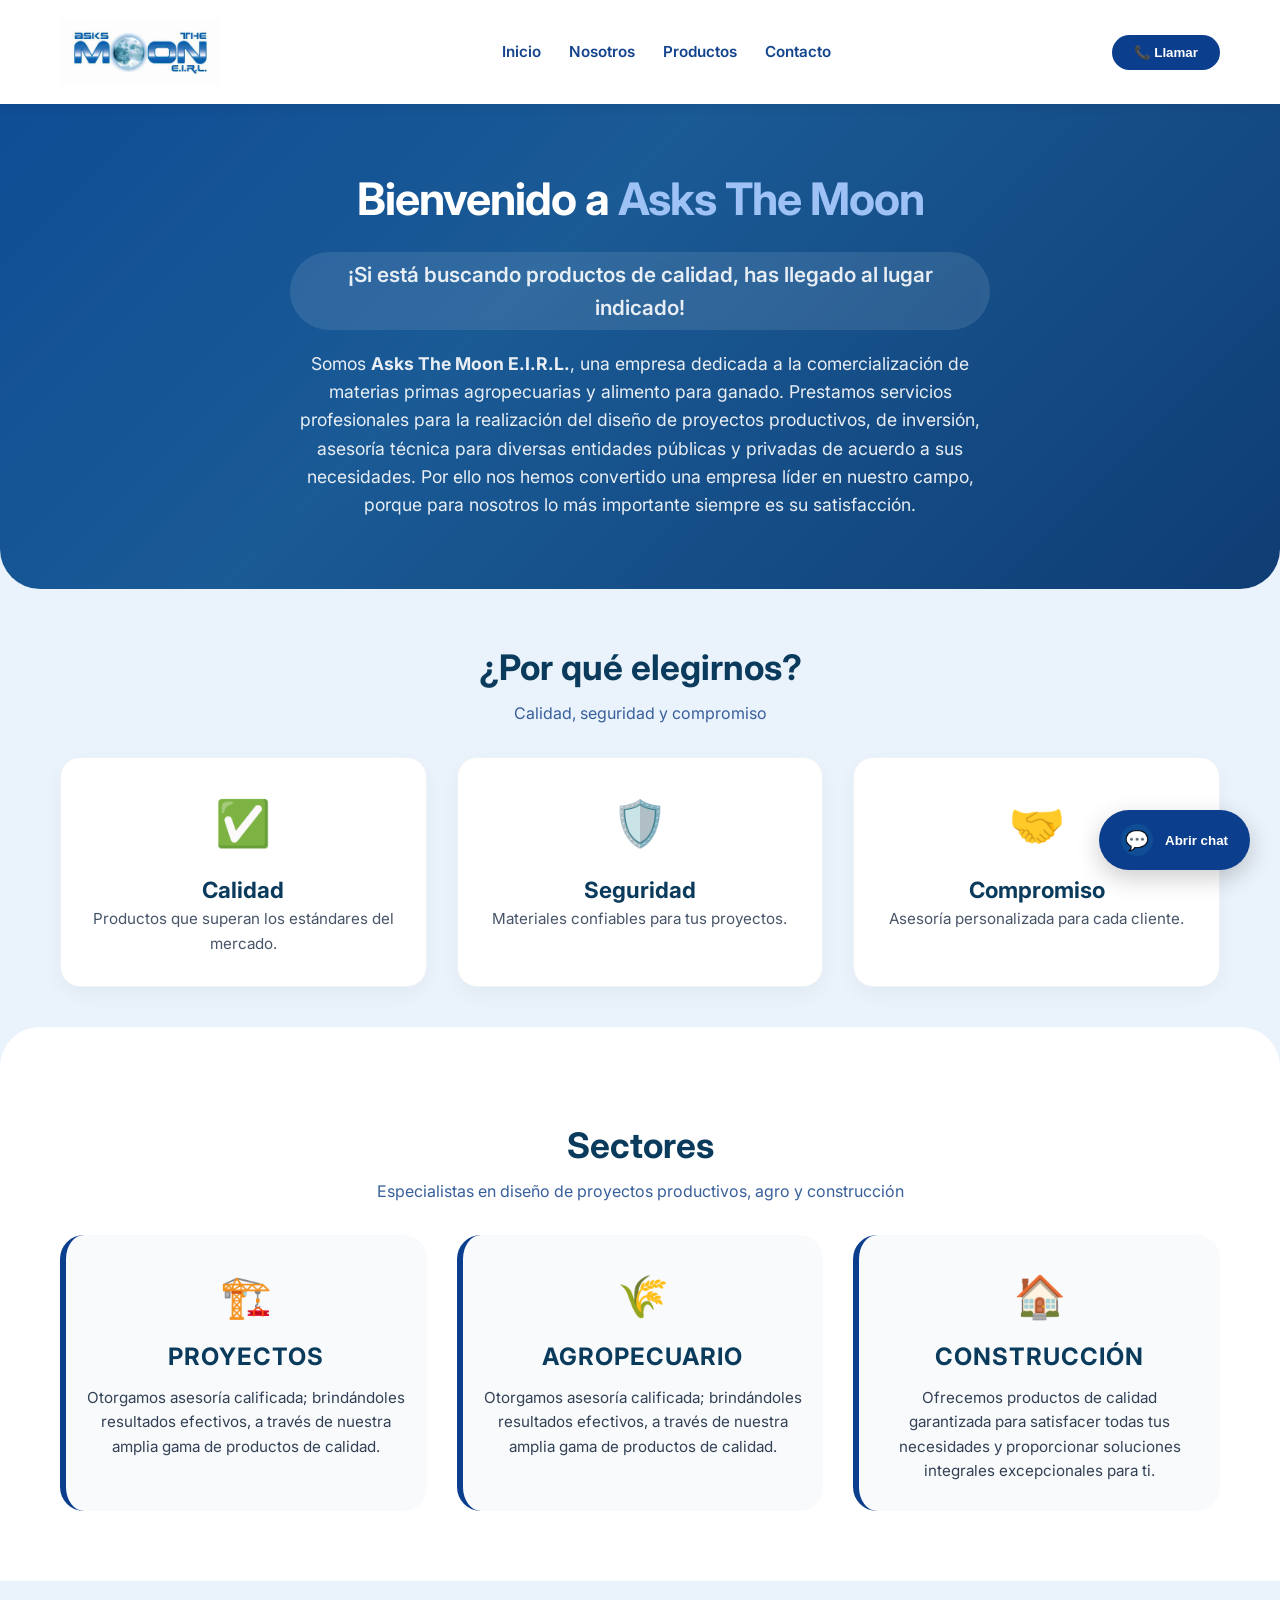
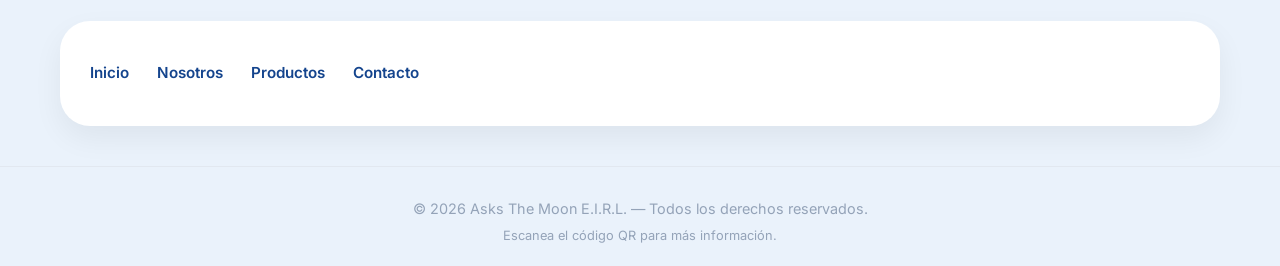
<file: index.html>
<!DOCTYPE html>
<html lang="es">
<head>
    <meta charset="UTF-8" />
    <meta name="viewport" content="width=device-width, initial-scale=1.0" />
    <title>Asks The Moon - Inicio</title>
    <link rel="preconnect" href="https://fonts.googleapis.com" />
    <link rel="preconnect" href="https://fonts.gstatic.com" crossorigin />
    <link href="https://fonts.googleapis.com/css2?family=Inter:opsz,wght@14..32,400;14..32,600;14..32,700&display=swap" rel="stylesheet" />
    <link rel="stylesheet" href="styles.css" />
</head>
<body>

    <!-- Header -->
    <header>
        <div class="container header-content">
            <div class="logo">
                <img src="Images/Logo AsksTheMoon.webp" alt="Logo de Asks The Moon" />
            </div>
            <nav>
                <a href="index.html">Inicio</a>
                <a href="nosotros.html">Nosotros</a>                
                <a href="productos.html">Productos</a>
                <a href="contacto.html">Contacto</a>
            </nav>
            <button class="btn-contacto">📞 Llamar</button>
        </div>
    </header>

    <!-- Hero -->
    <section class="hero">
        <div class="container">
            <h1>Bienvenido a <span>Asks The Moon</span></h1>
            <p class="tagline">¡Si está buscando productos de calidad, has llegado al lugar indicado!</p>
            <p>
                Somos <strong>Asks The Moon E.I.R.L.</strong>, una empresa dedicada a la comercialización de materias 
                primas agropecuarias y alimento para ganado. Prestamos servicios 
                profesionales para la realización del diseño de proyectos productivos, de 
                inversión, asesoría técnica para diversas entidades públicas y privadas de 
                acuerdo a sus necesidades. Por ello nos hemos convertido una empresa líder 
                en nuestro campo, porque para nosotros lo más importante siempre es su 
                satisfacción.
            </p>
        </div>
    </section>

    <!-- ¿Por qué elegirnos? -->
    <div class="container">
        <div class="section-title">
            <h2>¿Por qué elegirnos? <small>Calidad, seguridad y compromiso</small></h2>
        </div>
        <div class="cards-grid">
            <div class="card">
                <div class="icon">✅</div>
                <h3>Calidad</h3>
                <p>Productos que superan los estándares del mercado.</p>
            </div>
            <div class="card">
                <div class="icon">🛡️</div>
                <h3>Seguridad</h3>
                <p>Materiales confiables para tus proyectos.</p>
            </div>
            <div class="card">
                <div class="icon">🤝</div>
                <h3>Compromiso</h3>
                <p>Asesoría personalizada para cada cliente.</p>
            </div>
        </div>
    </div>

    <!-- Sectores -->
    <section class="sectores">
        <div class="container">
            <div class="section-title">
                <h2>Sectores <small>Especialistas en diseño de proyectos productivos, agro y construcción</small></h2>
            </div>
            <div class="sector-grid">
                <div class="sector-card">
                    <span class="emoji-big">🏗️</span>
                    <h3>Proyectos</h3>
                    <p>Otorgamos asesoría calificada; brindándoles resultados efectivos, a través de nuestra amplia gama de productos de calidad.</p>
                </div>
                <div class="sector-card">
                    <span class="emoji-big">🌾</span>
                    <h3>Agropecuario</h3>
                    <p>Otorgamos asesoría calificada; brindándoles resultados efectivos, a través de nuestra amplia gama de productos de calidad.</p>
                </div>
                <div class="sector-card">
                    <span class="emoji-big">🏠</span>
                    <h3>Construcción</h3>
                    <p>Ofrecemos productos de calidad garantizada para satisfacer todas tus necesidades y proporcionar soluciones integrales excepcionales para ti.</p>
                </div>
            </div>
        </div>
    </section>

    <!-- Marcas -->
    <!--<section class="marcas">
        <div class="container">
            <div class="section-title">
                <h2>Nuestros clientes <small>Aliados de confianza</small></h2>
            </div>
            <div class="marcas-grid">
                <span class="marca-item"><img src="Images/agro-rural.webp" alt="agrorural"></span>
                <span class="marca-item"><img src="Images/VecinosPer.webp" alt="vecinos"></span>
                <span class="marca-item"><img src="Images/foncodes.webp" alt="foncodes"></span>
                <span class="marca-item"><img src="Images/drac.webp" alt="drac"></span>
                <span class="marca-item"><img src="Images/goierno-regional-Hvca.webp" alt="gobierno reg"></span>
            </div>
                        
        </div>
    </section> -->

    <!-- Footer 
    <!-- Contacto / Widget -->
    <div class="container">
        <div class="contacto-widget">
            <nav>
                <a href="index.html">Inicio</a>
                <a href="nosotros.html">Nosotros</a>
                <a href="products.html">Productos</a>
                <a href="contacto.html">Contacto</a>
                
            </nav>
                <!-- <button>Te llamamos</button> -->
            </div>
        </div>
    </div>

    <!-- Footer -->
    <footer>
        <div class="container">
            <p>&copy; 2026 Asks The Moon E.I.R.L. — Todos los derechos reservados.</p>
            <p style="margin-top: 6px; font-size: 0.8rem;">Escanea el código QR para más información.</p>
        </div>
    </footer>

    <!-- Botón de chat flotante (similar al original) -->
    <button class="chat-flotante" onclick="alert('¡Hola! ¿Cómo podemos ayudarte?')">
        <span class="burbuja">💬</span>
        <span>Abrir chat</span>
    </button>

    <script src="script.js"></script>
</body>
</html>
</file>
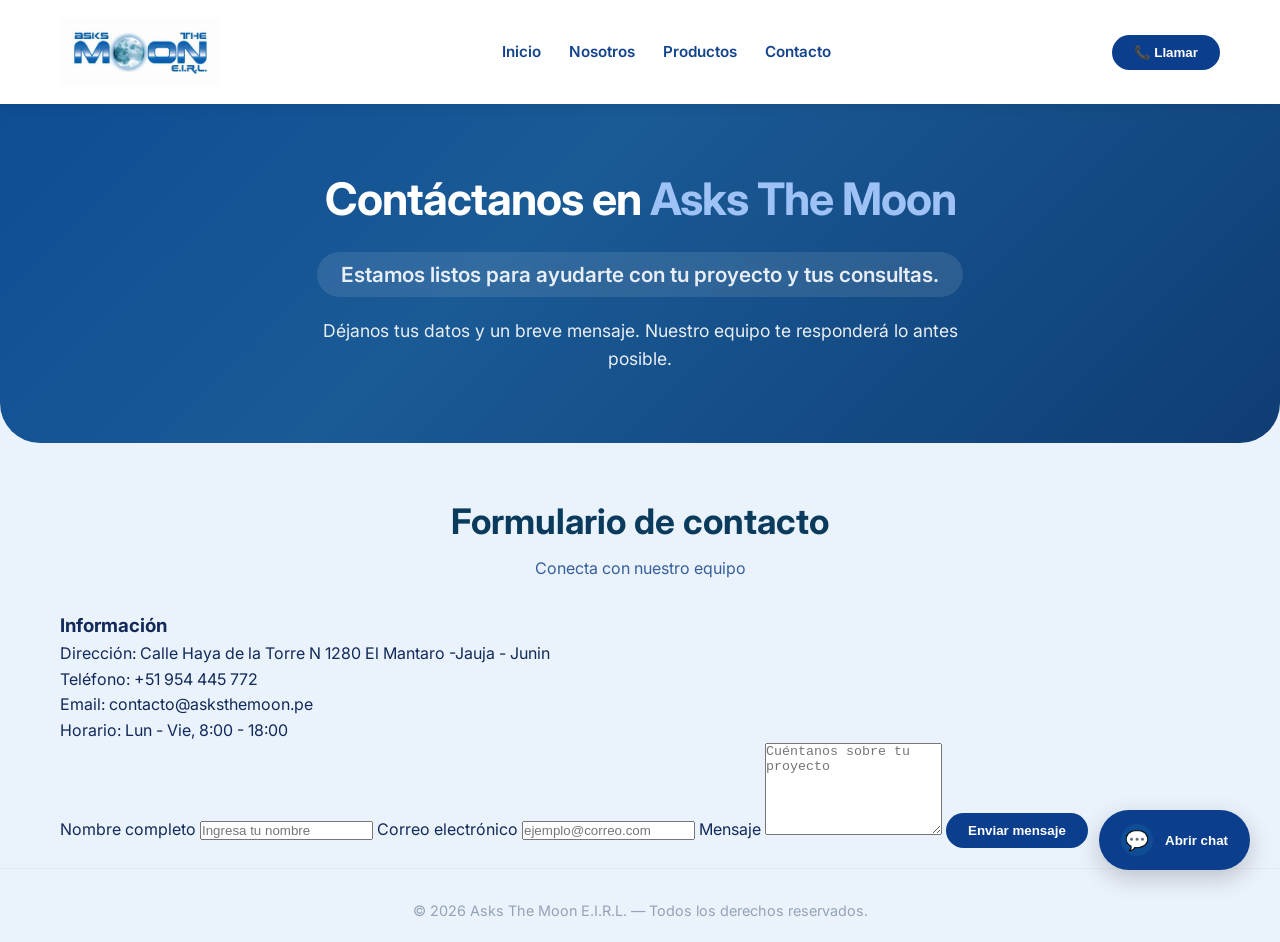
<file: contacto.html>
<!DOCTYPE html>
<html lang="es">
<head>
    <meta charset="UTF-8" />
    <meta name="viewport" content="width=device-width, initial-scale=1.0" />
    <title>Asks The Moon - Contacto</title>
    <link rel="preconnect" href="https://fonts.googleapis.com" />
    <link rel="preconnect" href="https://fonts.gstatic.com" crossorigin />
    <link href="https://fonts.googleapis.com/css2?family=Inter:opsz,wght@14..32,400;14..32,600;14..32,700&display=swap" rel="stylesheet" />
    <link rel="stylesheet" href="styles.css" />
</head>
<body>
    <header>
        <div class="container header-content">
            <div class="logo">
                <img src="Images/Logo AsksTheMoon.webp" alt="Logo de Asks The Moon" />
            </div>
            <nav>
                <a href="index.html">Inicio</a>
                <a href="nosotros.html">Nosotros</a>
                <a href="productos.html">Productos</a>
                <a href="contacto.html">Contacto</a>
            </nav>
            <button class="btn-contacto">📞 Llamar</button>
        </div>
    </header>

    <section class="hero">
        <div class="container">
            <h1>Contáctanos en <span>Asks The Moon</span></h1>
            <p class="tagline">Estamos listos para ayudarte con tu proyecto y tus consultas.</p>
            <p>Déjanos tus datos y un breve mensaje. Nuestro equipo te responderá lo antes posible.</p>
        </div>
    </section>

    <div class="container">
        <div class="section-title">
            <h2>Formulario de contacto <small>Conecta con nuestro equipo</small></h2>
        </div>
        <div class="contact-grid">
            <div class="contact-card">
                <h3>Información</h3>
                <p>Dirección: Calle Haya de la Torre N 1280 El Mantaro -Jauja - Junin</p>
                <p>Teléfono: +51 954 445 772</p>
                <p>Email: contacto@asksthemoon.pe</p>
                <p>Horario: Lun - Vie, 8:00 - 18:00</p>
            </div>
            <form class="contact-form" action="#" method="post">
                <label for="name">Nombre completo</label>
                <input id="name" type="text" name="name" placeholder="Ingresa tu nombre" required />

                <label for="email">Correo electrónico</label>
                <input id="email" type="email" name="email" placeholder="ejemplo@correo.com" required />

                <label for="message">Mensaje</label>
                <textarea id="message" name="message" rows="6" placeholder="Cuéntanos sobre tu proyecto" required></textarea>

                <button type="submit" class="btn-contacto">Enviar mensaje</button>
            </form>
        </div>
    </div>

    <footer>
        <div class="container">
            <p>&copy; 2026 Asks The Moon E.I.R.L. — Todos los derechos reservados.</p>
        </div>
    </footer>

    <button class="chat-flotante" onclick="alert('¡Hola! ¿Cómo podemos ayudarte?')">
        <span class="burbuja">💬</span>
        <span>Abrir chat</span>
    </button>
</body>
</html>
</file>
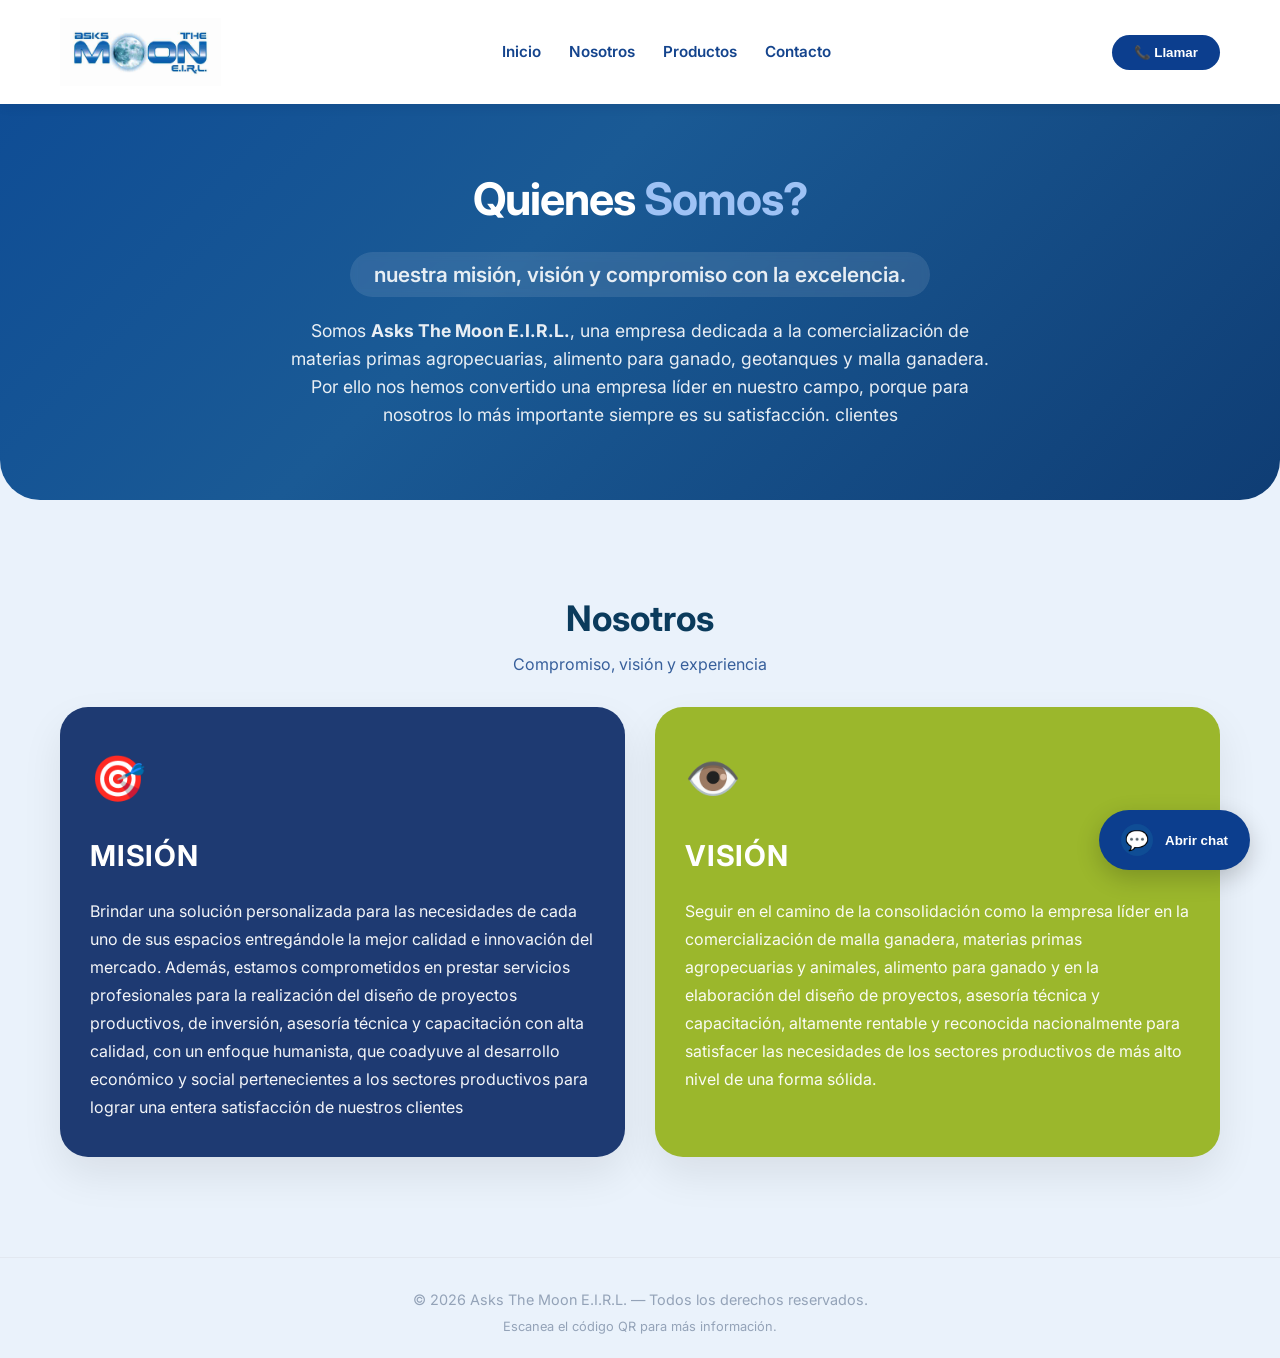
<file: nosotros.html>
<!DOCTYPE html>
<html lang="es">
<head>
    <meta charset="UTF-8" />
    <meta name="viewport" content="width=device-width, initial-scale=1.0" />
    <title>Asks The Moon - Nosotros</title>
    <link rel="preconnect" href="https://fonts.googleapis.com" />
    <link rel="preconnect" href="https://fonts.gstatic.com" crossorigin />
    <link href="https://fonts.googleapis.com/css2?family=Inter:opsz,wght@14..32,400;14..32,600;14..32,700&display=swap" rel="stylesheet" />
    <link rel="stylesheet" href="styles.css" />
</head>
<body>
    <header>
        <div class="container header-content">
            <div class="logo">
                <img src="Images/Logo AsksTheMoon.webp" alt="Logo de Asks The Moon" />
            </div>
            <nav>
                <a href="index.html">Inicio</a>
                <a href="nosotros.html">Nosotros</a>
                <a href="productos.html">Productos</a>
                <a href="contacto.html">Contacto</a>
            </nav>
            <button class="btn-contacto">📞 Llamar</button>
        </div>
    </header>

    <section class="hero">
        <div class="container">
            <h1>Quienes <span>Somos?</span></h1>
            <p class="tagline">nuestra misión, visión y compromiso con la excelencia.</p>
            <p>
                Somos <b>Asks The Moon E.I.R.L.</b>, una empresa dedicada a la comercialización 
                de materias primas agropecuarias, alimento para ganado, geotanques y malla ganadera. 
                Por ello nos hemos convertido una empresa líder en 
                nuestro campo, porque para nosotros lo más importante siempre es su satisfacción. 
                clientes
            </p>
        </div>
    </section>

    <section class="nosotros">
        <div class="container">
            <div class="section-title">
                <h2>Nosotros <small>Compromiso, visión y experiencia</small></h2>
            </div>
            <div class="nosotros-grid">
                <div class="nosotros-card azul">
                    <div class="nosotros-icon">🎯</div>
                    <h3>Misión</h3>
                    <p>Brindar una solución personalizada para las necesidades de cada uno de sus espacios entregándole la mejor calidad e innovación del mercado. Además, estamos comprometidos en prestar servicios profesionales para la realización del diseño de proyectos productivos, de inversión, asesoría técnica y capacitación con alta calidad, con un enfoque humanista, que coadyuve al desarrollo económico y social pertenecientes a los sectores productivos para lograr una entera satisfacción de nuestros clientes</p>
                </div>
                <div class="nosotros-card verde">
                    <div class="nosotros-icon">👁️</div>
                    <h3>Visión</h3>
                    <p>Seguir en el camino de la consolidación como la empresa líder en la comercialización de malla ganadera, materias primas agropecuarias y animales, alimento para ganado y en la elaboración del diseño de proyectos, asesoría técnica y capacitación, altamente rentable y reconocida nacionalmente para satisfacer las necesidades de los sectores productivos de más alto nivel de una forma sólida.</p>
                </div>
            </div>
        </div>
    </section>

    <footer>
        <div class="container">
            <p>&copy; 2026 Asks The Moon E.I.R.L. — Todos los derechos reservados.</p>
            <p style="margin-top: 6px; font-size: 0.8rem;">Escanea el código QR para más información.</p>
        </div>
    </footer>

    <button class="chat-flotante" onclick="alert('¡Hola! ¿Cómo podemos ayudarte?')">
        <span class="burbuja">💬</span>
        <span>Abrir chat</span>
    </button>
</body>
</html>
</file>
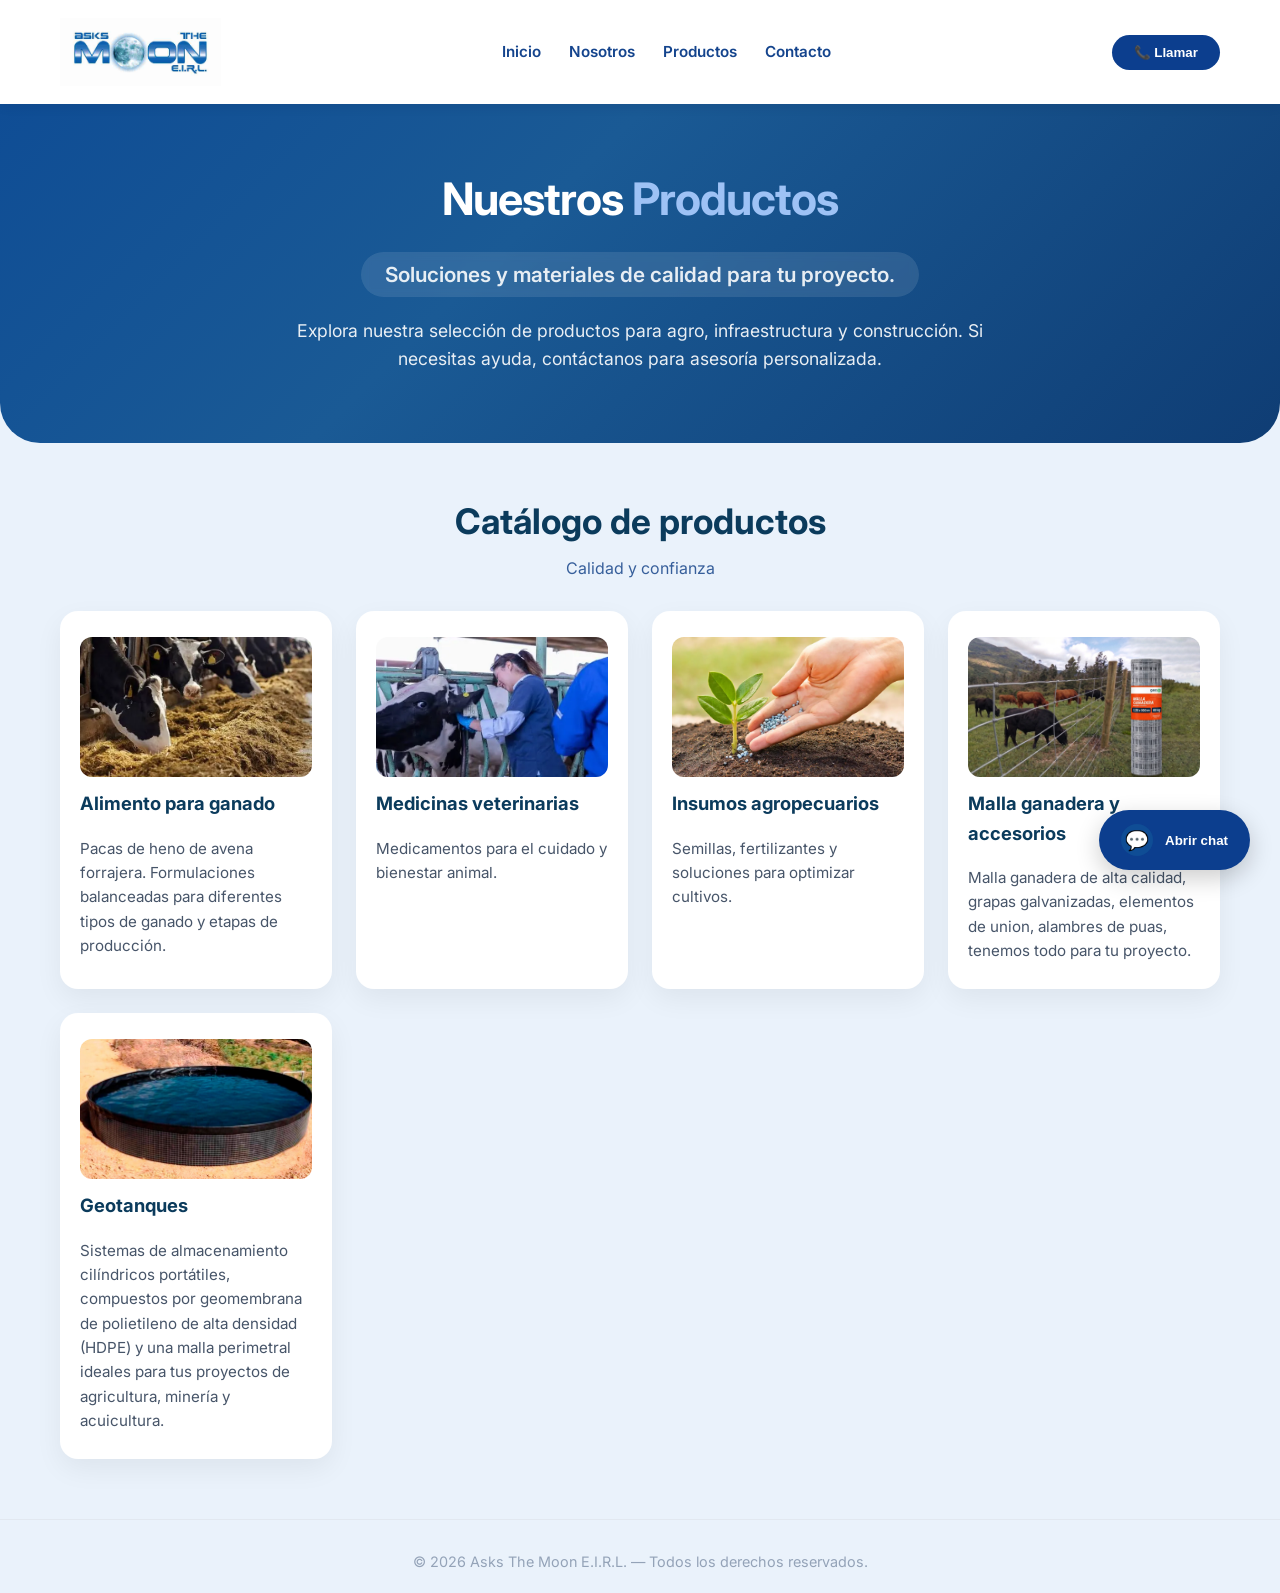
<file: productos.html>
<!DOCTYPE html>
<html lang="es">
<head>
    <meta charset="UTF-8" />
    <meta name="viewport" content="width=device-width, initial-scale=1.0" />
    <title>Asks The Moon - Productos</title>
    <link rel="preconnect" href="https://fonts.googleapis.com" />
    <link rel="preconnect" href="https://fonts.gstatic.com" crossorigin />
    <link href="https://fonts.googleapis.com/css2?family=Inter:opsz,wght@14..32,400;14..32,600;14..32,700&display=swap" rel="stylesheet" />
    <link rel="stylesheet" href="styles.css" />
</head>
<body>
    <header>
        <div class="container header-content">
            <div class="logo">
                <img src="Images/Logo AsksTheMoon.webp" alt="Logo de Asks The Moon" />
            </div>
            <nav>
                <a href="index.html">Inicio</a>
                <a href="nosotros.html">Nosotros</a>
                <a href="productos.html">Productos</a>
                <a href="contacto.html">Contacto</a>
            </nav>
            <button class="btn-contacto">📞 Llamar</button>
        </div>
    </header>

    <section class="hero">
        <div class="container">
            <h1>Nuestros <span>Productos</span></h1>
            <p class="tagline">Soluciones y materiales de calidad para tu proyecto.</p>
            <p>Explora nuestra selección de productos para agro, infraestructura y construcción. Si necesitas ayuda, contáctanos para asesoría personalizada.</p>
        </div>
    </section>

    <div class="container">
        <div class="section-title">
            <h2>Catálogo de productos <small>Calidad y confianza</small></h2>
        </div>

        <div class="products-grid">
            <div class="product-card">
                <div class="product-media"><img class="product-img" src="Images/alimento-ganado.webp" alt="Alimento para ganado"></div>
                <h3>Alimento para ganado</h3>
                <p>Pacas de heno de avena forrajera.
                    Formulaciones balanceadas para diferentes tipos de ganado y etapas de producción.                   
                </p>
            </div>
            <div class="product-card">
                <div class="product-media"><img class="product-img" src="Images/medicina veterinaria.webp" alt="Insumos agropecuarios"></div>
                <h3>Medicinas veterinarias</h3>
                <p>Medicamentos para el cuidado y bienestar animal.</p>
            </div>
            
            <div class="product-card">
                <div class="product-media"><img class="product-img" src="Images/insumos-agropecuarios.webp" alt="Insumos agropecuarios"></div>
                <h3>Insumos agropecuarios</h3>
                <p>Semillas, fertilizantes y soluciones para optimizar cultivos.</p>
            </div>
            
            <div class="product-card">
                <div class="product-media"><img class="product-img" src="Images/Malla ganadera.webp" alt="Herramientas y equipos"></div>
                <h3>Malla ganadera y accesorios</h3>
                <p>Malla ganadera de alta calidad, grapas
                    galvanizadas, elementos de union, alambres de puas, tenemos todo para tu proyecto.
                </p>
            </div>

            <div class="product-card">
                <div class="product-media"><img class="product-img" src="Images/geotanque.webp" alt="Herramientas y equipos"></div>
                <h3>Geotanques</h3>
                <p>Sistemas de almacenamiento cilíndricos portátiles, compuestos por geomembrana de polietileno 
                    de alta densidad (HDPE) y una malla perimetral ideales para tus proyectos de agricultura, minería y 
                    acuicultura.
                </p>
            </div>
        </div>
    </div>

    <footer>
        <div class="container">
            <p>&copy; 2026 Asks The Moon E.I.R.L. — Todos los derechos reservados.</p>
        </div>
    </footer>

    <button class="chat-flotante" onclick="alert('¡Hola! ¿Cómo podemos ayudarte?')">
        <span class="burbuja">💬</span>
        <span>Abrir chat</span>
    </button>
</body>
</html>
</file>
<file: styles.css>
/* Reset y base */
* {
    margin: 0;
    padding: 0;
    box-sizing: border-box;
}
body {
    font-family: 'Inter', sans-serif;
    background-color: #eaf2fb;
    color: #122a5a;
    line-height: 1.6;
}
.container {
    max-width: 1200px;
    margin: 0 auto;
    padding: 0 20px;
}

/* Header / Navegación */
header {
    background: #ffffff;
    box-shadow: 0 2px 10px rgba(17, 35, 77, 0.12);
    padding: 18px 0;
    position: sticky;
    top: 0;
    z-index: 10;
}
.header-content {
    display: flex;
    align-items: center;
    justify-content: space-between;
    flex-wrap: wrap;
}
.logo {
    display: flex;
    align-items: center;
}
.logo img {
    height: 68px;
    width: auto;
    display: block;
}
.logo span {
    color: #0c3e8e;
}
nav {
    display: flex;
    gap: 28px;
    font-weight: 600;
}
nav a {
    text-decoration: none;
    color: #14448d;
    font-size: 0.95rem;
    transition: color 0.2s;
}
nav a:hover {
    color: #0c2c65;
}
.btn-contacto {
    background: #0c3e8e;
    color: white;
    padding: 10px 22px;
    border-radius: 30px;
    font-weight: 700;
    border: none;
    cursor: pointer;
    transition: background 0.2s;
}
.btn-contacto:hover {
    background: #0a2f6d;
}

/* Hero / Bienvenida */
.hero {
    background: linear-gradient(135deg, #0f4d95 0%, #1a5a95 40%, #0f3d74 100%);
    color: white;
    padding: 60px 0 50px;
    margin-top: 0;
    text-align: center;
    border-radius: 0 0 40px 40px;
}
.hero h1 {
    font-size: 2.8rem;
    font-weight: 700;
    letter-spacing: -1px;
    margin-bottom: 16px;
}
.hero h1 span {
    color: #9ec2f5;
}
.hero p {
    max-width: 700px;
    margin: 0 auto 20px;
    font-size: 1.1rem;
    opacity: 0.9;
}
.hero .tagline {
    font-size: 1.3rem;
    font-weight: 600;
    background: rgba(255,255,255,0.12);
    display: inline-block;
    padding: 6px 24px;
    border-radius: 40px;
    backdrop-filter: blur(4px);
}

/* Sección "¿Por qué elegirnos?" */
.section-title {
    text-align: center;
    margin: 50px 0 30px;
}
.section-title h2 {
    font-size: 2.2rem;
    font-weight: 700;
    color: #0b3b5c;
}
.section-title h2 small {
    display: block;
    font-size: 1rem;
    font-weight: 400;
    color: #375f9b;
    margin-top: 6px;
}
.cards-grid {
    display: grid;
    grid-template-columns: repeat(auto-fit, minmax(200px, 1fr));
    gap: 30px;
    margin: 20px 0 40px;
}
.card {
    background: white;
    padding: 30px 20px;
    border-radius: 20px;
    box-shadow: 0 8px 20px rgba(0,0,0,0.04);
    text-align: center;
    transition: transform 0.2s;
    border: 1px solid #eef2f6;
}
.card:hover {
    transform: translateY(-6px);
}
.card .icon {
    font-size: 2.8rem;
    margin-bottom: 12px;
}
.card h3 {
    font-size: 1.4rem;
    color: #0b3b5c;
}
.card p {
    color: #475569;
    font-size: 0.95rem;
}

/* Nosotros */
.nosotros {
    padding: 40px 0;
}
.nosotros-grid {
    display: grid;
    grid-template-columns: repeat(auto-fit, minmax(280px, 1fr));
    gap: 30px;
    margin: 20px 0 40px;
}
.nosotros-card {
    padding: 36px 30px;
    border-radius: 28px;
    color: white;
    min-height: 320px;
    display: flex;
    flex-direction: column;
    gap: 18px;
    box-shadow: 0 18px 40px rgba(0, 0, 0, 0.08);
}
.nosotros-card.azul {
    background: #1e3a72;
}
.nosotros-card.verde {
    background: #9bb72c;
}
.nosotros-icon {
    font-size: 2.8rem;
}
.nosotros-card h3 {
    font-size: 1.8rem;
    margin-bottom: 0;
    letter-spacing: 0.8px;
    text-transform: uppercase;
}
.nosotros-card p {
    font-size: 1rem;
    line-height: 1.75;
    color: rgba(255, 255, 255, 0.95);
}

/* Sectores */
.sectores {
    background: white;
    padding: 40px 0;
    border-radius: 40px 40px 0 0;
    margin-top: 30px;
}
.sector-grid {
    display: grid;
    grid-template-columns: repeat(auto-fit, minmax(250px, 1fr));
    gap: 30px;
    margin: 30px 0;
}
.sector-card {
    background: #f8fafc;
    padding: 28px 20px;
    border-radius: 24px;
    border-left: 6px solid #0c3e8e;
    text-align: center;
}
.sector-card h3 {
    font-size: 1.5rem;
    color: #0b3b5c;
    margin-bottom: 10px;
    text-transform: uppercase;
    letter-spacing: 1px;
}
.sector-card p {
    color: #334155;
    font-size: 0.95rem;
}
.sector-card .emoji-big {
    font-size: 2.6rem;
    display: block;
    margin-bottom: 8px;
}

/* Marcas */
.marcas {
    background: #ecf3fb;
    padding: 40px 0;
    border-radius: 0 0 40px 40px;
    margin-bottom: 20px;
}
.marcas-grid {
    display: grid;
    grid-template-columns: repeat(auto-fit, minmax(180px, 1fr));
    gap: 24px;
    align-items: center;
    margin: 30px 0 10px;
}
.marca-item {
    display: flex;
    align-items: center;
    justify-content: center;
    min-height: 150px;
    background: white;
    padding: 18px;
    border-radius: 24px;
    box-shadow: 0 8px 24px rgba(0,0,0,0.06);
}
.marca-item img {
    max-width: 100%;
    max-height: 120px;
    object-fit: contain;
    display: block;
}

/* Banda de marcas (strip) */
.brand-strip {
    background: #2b2f3a;
    color: #e6e9ef;
    padding: 18px 0;
    margin-top: 22px;
}
.brand-strip-inner {
    display: flex;
    align-items: center;
    justify-content: space-between;
    gap: 20px;
    padding: 6px 0;
}
.brand-text {
    margin: 0;
    font-size: 1rem;
    color: #e6e9ef;
}
.brand-text a {
    color: #a8b3ff;
    text-decoration: underline;
}
.brand-logos {
    display: flex;
    gap: 30px;
    align-items: center;
}
.logo-item {
    font-weight: 700;
    color: rgba(255,255,255,0.9);
    opacity: 0.95;
}

@media (max-width: 800px) {
    .brand-strip-inner { flex-direction: column; text-align: center; }
    .brand-logos { justify-content: center; }
}

/* Contacto / Widget */
.contacto-widget {
    background: white;
    padding: 40px 30px;
    border-radius: 30px;
    box-shadow: 0 12px 30px rgba(0,0,0,0.06);
    margin: 40px 0;
    display: flex;
    flex-wrap: wrap;
    gap: 30px;
    justify-content: space-between;
    align-items: center;
}
.contacto-widget h3 {
    font-size: 1.6rem;
    color: #0b3b5c;
}
.contacto-widget p {
    color: #475569;
}
.input-group {
    display: flex;
    flex-wrap: wrap;
    gap: 10px;
}
.input-group input {
    padding: 12px 18px;
    border-radius: 40px;
    border: 1px solid #d1d9e6;
    font-size: 1rem;
    min-width: 220px;
    background: #f8fafc;
}
.input-group button {
    background: #0c3e8e;
    border: none;
    padding: 12px 28px;
    border-radius: 40px;
    color: white;
    font-weight: 600;
    cursor: pointer;
    transition: 0.2s;
}

/* Productos */
.products-grid {
    display: grid;
    grid-template-columns: repeat(auto-fit, minmax(220px, 1fr));
    gap: 24px;
    margin: 20px 0 60px;
}
.product-card {
    background: white;
    padding: 26px 20px;
    border-radius: 18px;
    box-shadow: 0 10px 28px rgba(2,6,23,0.06);
    text-align: left;
    min-height: 220px;
    display: flex;
    flex-direction: column;
    gap: 12px;
}
.product-media {
    font-size: 2.2rem;
}
.product-card h3 {
    font-size: 1.15rem;
    color: #0b3b5c;
}
.product-card p {
    color: #475569;
    font-size: 0.95rem;
    margin-top: 6px;
}

.product-img {
    width: 100%;
    height: 140px;
    object-fit: cover;
    border-radius: 12px;
    display: block;
}
.input-group button:hover {
    background: #0a2f6d;
}

/* Chat flotante (estático) */
.chat-flotante {
    position: fixed;
    bottom: 30px;
    right: 30px;
    background: #0c3e8e;
    color: white;
    padding: 14px 22px;
    border-radius: 60px;
    box-shadow: 0 8px 24px rgba(0,0,0,0.2);
    display: flex;
    align-items: center;
    gap: 12px;
    font-weight: 600;
    cursor: pointer;
    transition: 0.2s;
    z-index: 20;
    border: none;
}
.chat-flotante:hover {
    background: #1a5a7a;
    transform: scale(1.02);
}
.chat-flotante .burbuja {
    background: #0f4d95;
    border-radius: 50%;
    width: 32px;
    height: 32px;
    display: flex;
    align-items: center;
    justify-content: center;
    font-size: 1.2rem;
}

/* Footer */
footer {
    text-align: center;
    padding: 30px 0 20px;
    color: #94a3b8;
    font-size: 0.9rem;
    border-top: 1px solid #e2e8f0;
    margin-top: 20px;
}

/* Responsive */
@media (max-width: 768px) {
    .header-content {
        flex-direction: column;
        gap: 16px;
    }
    nav {
        flex-wrap: wrap;
        justify-content: center;
        gap: 16px;
    }
    .hero h1 {
        font-size: 2rem;
    }
    .contacto-widget {
        flex-direction: column;
        text-align: center;
    }
    .input-group {
        justify-content: center;
    }
    .chat-flotante {
        bottom: 16px;
        right: 16px;
        padding: 10px 16px;
        font-size: 0.9rem;
    }
}
</file>
